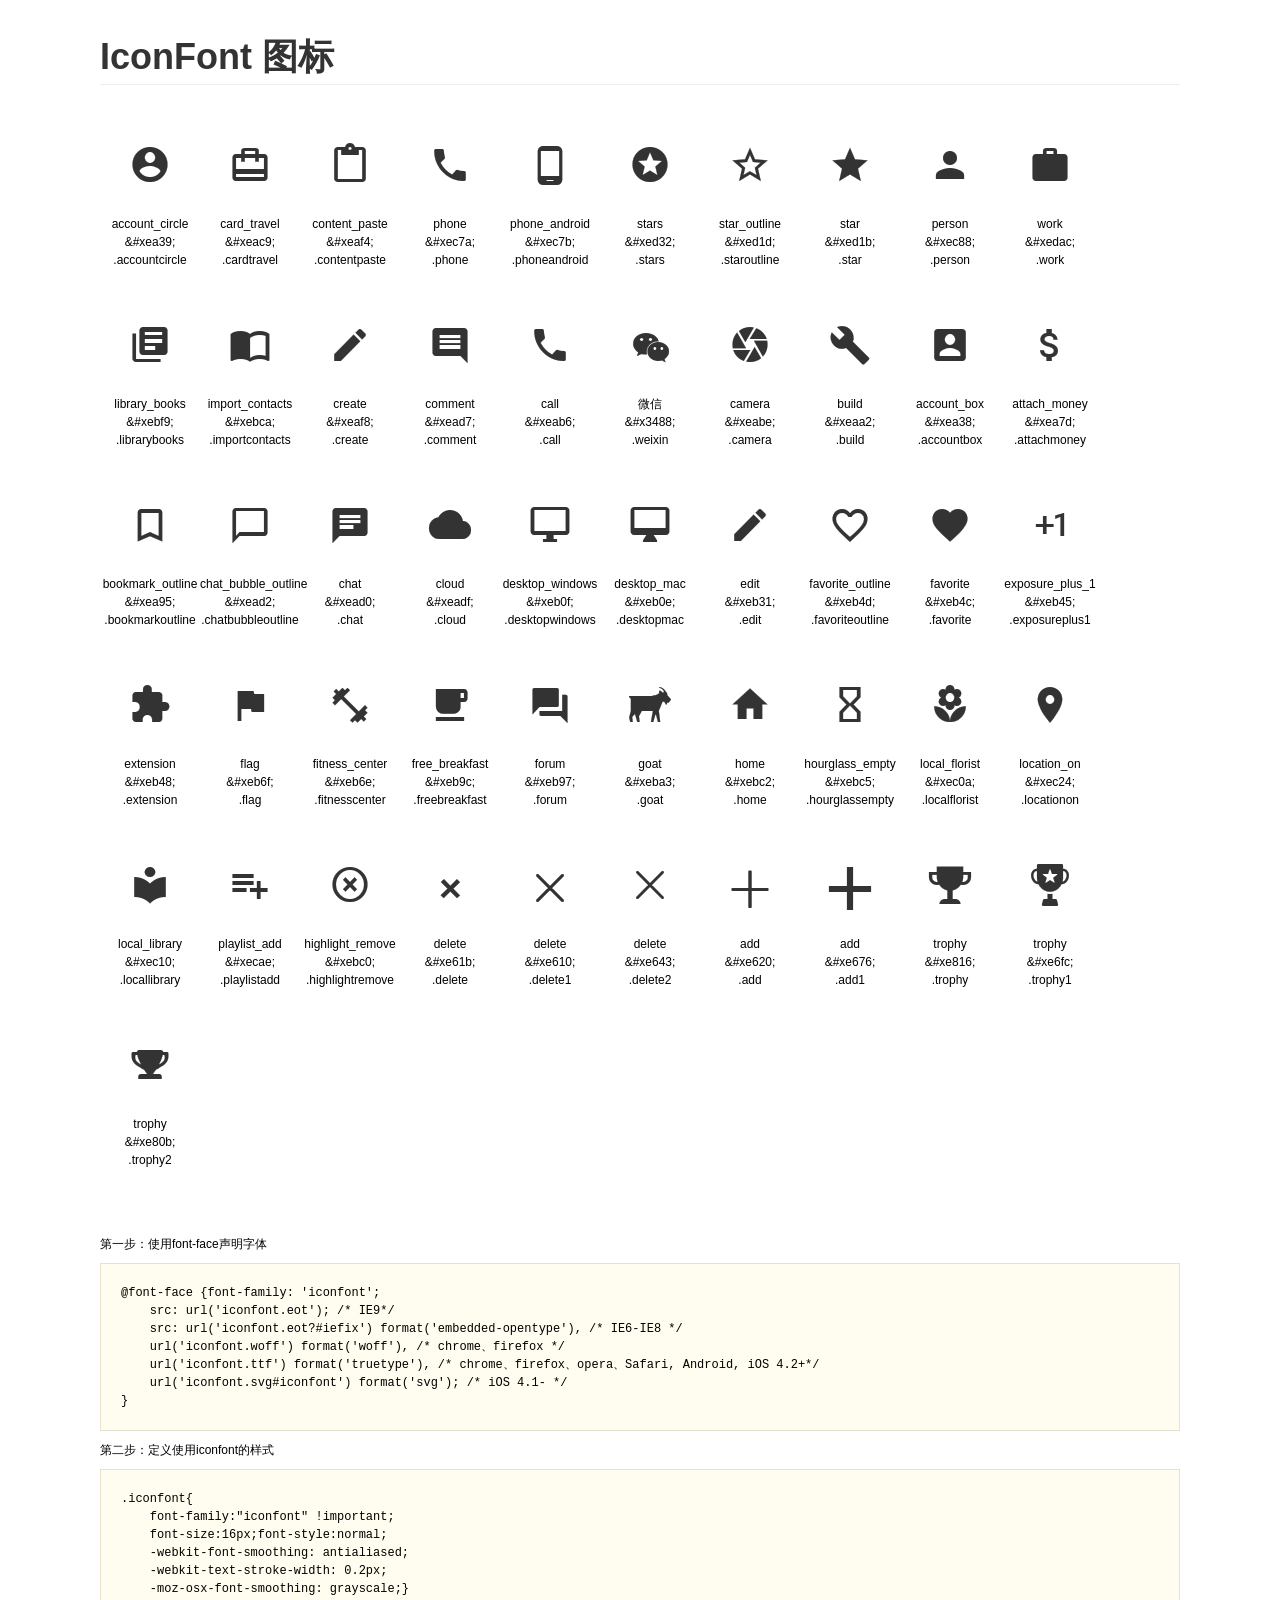
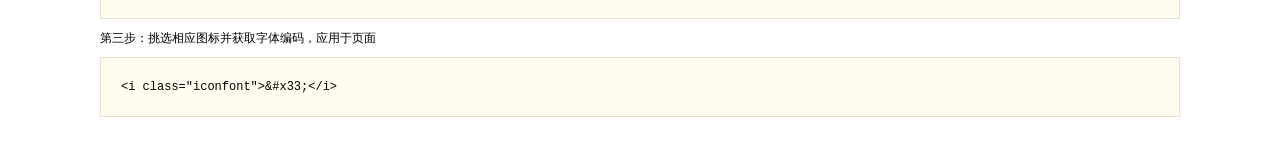
<file: fonts/demo.html>
<!DOCTYPE html>
<html>
<head>
    <meta charset="utf-8"/>
    <title>IconFont</title>
    <link rel="stylesheet" href="demo.css">
    <link rel="stylesheet" href="iconfont.css">
</head>
<body>
    <div class="main">
        <h1>IconFont 图标</h1>
        <ul class="icon_lists clear">
            
                <li>
                <i class="icon iconfont">&#xea39;</i>
                    <div class="name">account_circle</div>
                    <div class="code">&amp;#xea39;</div>
                    <div class="fontclass">.accountcircle</div>
                </li>
            
                <li>
                <i class="icon iconfont">&#xeac9;</i>
                    <div class="name">card_travel</div>
                    <div class="code">&amp;#xeac9;</div>
                    <div class="fontclass">.cardtravel</div>
                </li>
            
                <li>
                <i class="icon iconfont">&#xeaf4;</i>
                    <div class="name">content_paste</div>
                    <div class="code">&amp;#xeaf4;</div>
                    <div class="fontclass">.contentpaste</div>
                </li>
            
                <li>
                <i class="icon iconfont">&#xec7a;</i>
                    <div class="name">phone</div>
                    <div class="code">&amp;#xec7a;</div>
                    <div class="fontclass">.phone</div>
                </li>
            
                <li>
                <i class="icon iconfont">&#xec7b;</i>
                    <div class="name">phone_android</div>
                    <div class="code">&amp;#xec7b;</div>
                    <div class="fontclass">.phoneandroid</div>
                </li>
            
                <li>
                <i class="icon iconfont">&#xed32;</i>
                    <div class="name">stars</div>
                    <div class="code">&amp;#xed32;</div>
                    <div class="fontclass">.stars</div>
                </li>
            
                <li>
                <i class="icon iconfont">&#xed1d;</i>
                    <div class="name">star_outline</div>
                    <div class="code">&amp;#xed1d;</div>
                    <div class="fontclass">.staroutline</div>
                </li>
            
                <li>
                <i class="icon iconfont">&#xed1b;</i>
                    <div class="name">star</div>
                    <div class="code">&amp;#xed1b;</div>
                    <div class="fontclass">.star</div>
                </li>
            
                <li>
                <i class="icon iconfont">&#xec88;</i>
                    <div class="name">person</div>
                    <div class="code">&amp;#xec88;</div>
                    <div class="fontclass">.person</div>
                </li>
            
                <li>
                <i class="icon iconfont">&#xedac;</i>
                    <div class="name">work</div>
                    <div class="code">&amp;#xedac;</div>
                    <div class="fontclass">.work</div>
                </li>
            
                <li>
                <i class="icon iconfont">&#xebf9;</i>
                    <div class="name">library_books</div>
                    <div class="code">&amp;#xebf9;</div>
                    <div class="fontclass">.librarybooks</div>
                </li>
            
                <li>
                <i class="icon iconfont">&#xebca;</i>
                    <div class="name">import_contacts</div>
                    <div class="code">&amp;#xebca;</div>
                    <div class="fontclass">.importcontacts</div>
                </li>
            
                <li>
                <i class="icon iconfont">&#xeaf8;</i>
                    <div class="name">create</div>
                    <div class="code">&amp;#xeaf8;</div>
                    <div class="fontclass">.create</div>
                </li>
            
                <li>
                <i class="icon iconfont">&#xead7;</i>
                    <div class="name">comment</div>
                    <div class="code">&amp;#xead7;</div>
                    <div class="fontclass">.comment</div>
                </li>
            
                <li>
                <i class="icon iconfont">&#xeab6;</i>
                    <div class="name">call</div>
                    <div class="code">&amp;#xeab6;</div>
                    <div class="fontclass">.call</div>
                </li>
            
                <li>
                <i class="icon iconfont">&#x3488;</i>
                    <div class="name">微信</div>
                    <div class="code">&amp;#x3488;</div>
                    <div class="fontclass">.weixin</div>
                </li>
            
                <li>
                <i class="icon iconfont">&#xeabe;</i>
                    <div class="name">camera</div>
                    <div class="code">&amp;#xeabe;</div>
                    <div class="fontclass">.camera</div>
                </li>
            
                <li>
                <i class="icon iconfont">&#xeaa2;</i>
                    <div class="name">build</div>
                    <div class="code">&amp;#xeaa2;</div>
                    <div class="fontclass">.build</div>
                </li>
            
                <li>
                <i class="icon iconfont">&#xea38;</i>
                    <div class="name">account_box</div>
                    <div class="code">&amp;#xea38;</div>
                    <div class="fontclass">.accountbox</div>
                </li>
            
                <li>
                <i class="icon iconfont">&#xea7d;</i>
                    <div class="name">attach_money</div>
                    <div class="code">&amp;#xea7d;</div>
                    <div class="fontclass">.attachmoney</div>
                </li>
            
                <li>
                <i class="icon iconfont">&#xea95;</i>
                    <div class="name">bookmark_outline</div>
                    <div class="code">&amp;#xea95;</div>
                    <div class="fontclass">.bookmarkoutline</div>
                </li>
            
                <li>
                <i class="icon iconfont">&#xead2;</i>
                    <div class="name">chat_bubble_outline</div>
                    <div class="code">&amp;#xead2;</div>
                    <div class="fontclass">.chatbubbleoutline</div>
                </li>
            
                <li>
                <i class="icon iconfont">&#xead0;</i>
                    <div class="name">chat</div>
                    <div class="code">&amp;#xead0;</div>
                    <div class="fontclass">.chat</div>
                </li>
            
                <li>
                <i class="icon iconfont">&#xeadf;</i>
                    <div class="name">cloud</div>
                    <div class="code">&amp;#xeadf;</div>
                    <div class="fontclass">.cloud</div>
                </li>
            
                <li>
                <i class="icon iconfont">&#xeb0f;</i>
                    <div class="name">desktop_windows</div>
                    <div class="code">&amp;#xeb0f;</div>
                    <div class="fontclass">.desktopwindows</div>
                </li>
            
                <li>
                <i class="icon iconfont">&#xeb0e;</i>
                    <div class="name">desktop_mac</div>
                    <div class="code">&amp;#xeb0e;</div>
                    <div class="fontclass">.desktopmac</div>
                </li>
            
                <li>
                <i class="icon iconfont">&#xeb31;</i>
                    <div class="name">edit</div>
                    <div class="code">&amp;#xeb31;</div>
                    <div class="fontclass">.edit</div>
                </li>
            
                <li>
                <i class="icon iconfont">&#xeb4d;</i>
                    <div class="name">favorite_outline</div>
                    <div class="code">&amp;#xeb4d;</div>
                    <div class="fontclass">.favoriteoutline</div>
                </li>
            
                <li>
                <i class="icon iconfont">&#xeb4c;</i>
                    <div class="name">favorite</div>
                    <div class="code">&amp;#xeb4c;</div>
                    <div class="fontclass">.favorite</div>
                </li>
            
                <li>
                <i class="icon iconfont">&#xeb45;</i>
                    <div class="name">exposure_plus_1</div>
                    <div class="code">&amp;#xeb45;</div>
                    <div class="fontclass">.exposureplus1</div>
                </li>
            
                <li>
                <i class="icon iconfont">&#xeb48;</i>
                    <div class="name">extension</div>
                    <div class="code">&amp;#xeb48;</div>
                    <div class="fontclass">.extension</div>
                </li>
            
                <li>
                <i class="icon iconfont">&#xeb6f;</i>
                    <div class="name">flag</div>
                    <div class="code">&amp;#xeb6f;</div>
                    <div class="fontclass">.flag</div>
                </li>
            
                <li>
                <i class="icon iconfont">&#xeb6e;</i>
                    <div class="name">fitness_center</div>
                    <div class="code">&amp;#xeb6e;</div>
                    <div class="fontclass">.fitnesscenter</div>
                </li>
            
                <li>
                <i class="icon iconfont">&#xeb9c;</i>
                    <div class="name">free_breakfast</div>
                    <div class="code">&amp;#xeb9c;</div>
                    <div class="fontclass">.freebreakfast</div>
                </li>
            
                <li>
                <i class="icon iconfont">&#xeb97;</i>
                    <div class="name">forum</div>
                    <div class="code">&amp;#xeb97;</div>
                    <div class="fontclass">.forum</div>
                </li>
            
                <li>
                <i class="icon iconfont">&#xeba3;</i>
                    <div class="name">goat</div>
                    <div class="code">&amp;#xeba3;</div>
                    <div class="fontclass">.goat</div>
                </li>
            
                <li>
                <i class="icon iconfont">&#xebc2;</i>
                    <div class="name">home</div>
                    <div class="code">&amp;#xebc2;</div>
                    <div class="fontclass">.home</div>
                </li>
            
                <li>
                <i class="icon iconfont">&#xebc5;</i>
                    <div class="name">hourglass_empty</div>
                    <div class="code">&amp;#xebc5;</div>
                    <div class="fontclass">.hourglassempty</div>
                </li>
            
                <li>
                <i class="icon iconfont">&#xec0a;</i>
                    <div class="name">local_florist</div>
                    <div class="code">&amp;#xec0a;</div>
                    <div class="fontclass">.localflorist</div>
                </li>
            
                <li>
                <i class="icon iconfont">&#xec24;</i>
                    <div class="name">location_on</div>
                    <div class="code">&amp;#xec24;</div>
                    <div class="fontclass">.locationon</div>
                </li>
            
                <li>
                <i class="icon iconfont">&#xec10;</i>
                    <div class="name">local_library</div>
                    <div class="code">&amp;#xec10;</div>
                    <div class="fontclass">.locallibrary</div>
                </li>
            
                <li>
                <i class="icon iconfont">&#xecae;</i>
                    <div class="name">playlist_add</div>
                    <div class="code">&amp;#xecae;</div>
                    <div class="fontclass">.playlistadd</div>
                </li>
            
                <li>
                <i class="icon iconfont">&#xebc0;</i>
                    <div class="name">highlight_remove</div>
                    <div class="code">&amp;#xebc0;</div>
                    <div class="fontclass">.highlightremove</div>
                </li>
            
                <li>
                <i class="icon iconfont">&#xe61b;</i>
                    <div class="name">delete</div>
                    <div class="code">&amp;#xe61b;</div>
                    <div class="fontclass">.delete</div>
                </li>
            
                <li>
                <i class="icon iconfont">&#xe610;</i>
                    <div class="name">delete</div>
                    <div class="code">&amp;#xe610;</div>
                    <div class="fontclass">.delete1</div>
                </li>
            
                <li>
                <i class="icon iconfont">&#xe643;</i>
                    <div class="name">delete</div>
                    <div class="code">&amp;#xe643;</div>
                    <div class="fontclass">.delete2</div>
                </li>
            
                <li>
                <i class="icon iconfont">&#xe620;</i>
                    <div class="name">add</div>
                    <div class="code">&amp;#xe620;</div>
                    <div class="fontclass">.add</div>
                </li>
            
                <li>
                <i class="icon iconfont">&#xe676;</i>
                    <div class="name">add</div>
                    <div class="code">&amp;#xe676;</div>
                    <div class="fontclass">.add1</div>
                </li>
            
                <li>
                <i class="icon iconfont">&#xe816;</i>
                    <div class="name">trophy</div>
                    <div class="code">&amp;#xe816;</div>
                    <div class="fontclass">.trophy</div>
                </li>
            
                <li>
                <i class="icon iconfont">&#xe6fc;</i>
                    <div class="name">trophy</div>
                    <div class="code">&amp;#xe6fc;</div>
                    <div class="fontclass">.trophy1</div>
                </li>
            
                <li>
                <i class="icon iconfont">&#xe80b;</i>
                    <div class="name">trophy</div>
                    <div class="code">&amp;#xe80b;</div>
                    <div class="fontclass">.trophy2</div>
                </li>
            
        </ul>


        <div class="helps">
            第一步：使用font-face声明字体
            <pre>
@font-face {font-family: 'iconfont';
    src: url('iconfont.eot'); /* IE9*/
    src: url('iconfont.eot?#iefix') format('embedded-opentype'), /* IE6-IE8 */
    url('iconfont.woff') format('woff'), /* chrome、firefox */
    url('iconfont.ttf') format('truetype'), /* chrome、firefox、opera、Safari, Android, iOS 4.2+*/
    url('iconfont.svg#iconfont') format('svg'); /* iOS 4.1- */
}
</pre>
第二步：定义使用iconfont的样式
            <pre>
.iconfont{
    font-family:"iconfont" !important;
    font-size:16px;font-style:normal;
    -webkit-font-smoothing: antialiased;
    -webkit-text-stroke-width: 0.2px;
    -moz-osx-font-smoothing: grayscale;}
</pre>
第三步：挑选相应图标并获取字体编码，应用于页面
<pre>
&lt;i class="iconfont"&gt;&amp;#x33;&lt;/i&gt;
</pre>
        </div>

    </div>
</body>
</html>
</file>
<file: fonts/demo.css>
*{margin: 0;padding: 0;list-style: none;}
/*
KISSY CSS Reset
理念：1. reset 的目的不是清除浏览器的默认样式，这仅是部分工作。清除和重置是紧密不可分的。
2. reset 的目的不是让默认样式在所有浏览器下一致，而是减少默认样式有可能带来的问题。
3. reset 期望提供一套普适通用的基础样式。但没有银弹，推荐根据具体需求，裁剪和修改后再使用。
特色：1. 适应中文；2. 基于最新主流浏览器。
维护：玉伯<lifesinger@gmail.com>, 正淳<ragecarrier@gmail.com>
 */

/** 清除内外边距 **/
body, h1, h2, h3, h4, h5, h6, hr, p, blockquote, /* structural elements 结构元素 */
dl, dt, dd, ul, ol, li, /* list elements 列表元素 */
pre, /* text formatting elements 文本格式元素 */
form, fieldset, legend, button, input, textarea, /* form elements 表单元素 */
th, td /* table elements 表格元素 */ {
  margin: 0;
  padding: 0;
}

/** 设置默认字体 **/
body,
button, input, select, textarea /* for ie */ {
  font: 12px/1.5 tahoma, arial, \5b8b\4f53, sans-serif;
}
h1, h2, h3, h4, h5, h6 { font-size: 100%; }
address, cite, dfn, em, var { font-style: normal; } /* 将斜体扶正 */
code, kbd, pre, samp { font-family: courier new, courier, monospace; } /* 统一等宽字体 */
small { font-size: 12px; } /* 小于 12px 的中文很难阅读，让 small 正常化 */

/** 重置列表元素 **/
ul, ol { list-style: none; }

/** 重置文本格式元素 **/
a { text-decoration: none; }
a:hover { text-decoration: underline; }


/** 重置表单元素 **/
legend { color: #000; } /* for ie6 */
fieldset, img { border: 0; } /* img 搭车：让链接里的 img 无边框 */
button, input, select, textarea { font-size: 100%; } /* 使得表单元素在 ie 下能继承字体大小 */
/* 注：optgroup 无法扶正 */

/** 重置表格元素 **/
table { border-collapse: collapse; border-spacing: 0; }

/* 清除浮动 */
.ks-clear:after, .clear:after {
  content: '\20';
  display: block;
  height: 0;
  clear: both;
}
.ks-clear, .clear {
  *zoom: 1;
}

.main {padding: 30px 100px;}
.main h1{font-size:36px; color:#333; text-align:left;margin-bottom:30px; border-bottom: 1px solid #eee;}

.helps{margin-top:40px;}
.helps pre{
  padding:20px;
  margin:10px 0;
  border:solid 1px #e7e1cd;
  background-color: #fffdef;
  overflow: auto;
}

.icon_lists li{
  float:left;
  width: 100px;
  height:180px;
  text-align: center;
}
.icon_lists .icon{
  font-size: 42px;
  line-height: 100px;
  margin: 10px 0;
  color:#333;
  -webkit-transition: font-size 0.25s ease-out 0s;
  -moz-transition: font-size 0.25s ease-out 0s;
  transition: font-size 0.25s ease-out 0s;

}
.icon_lists .icon:hover{
  font-size: 100px;
}
</file>
<file: fonts/iconfont.css>
@font-face {font-family: "iconfont";
  src: url('iconfont.eot?t=1472035662'); /* IE9*/
  src: url('iconfont.eot?t=1472035662#iefix') format('embedded-opentype'), /* IE6-IE8 */
  url('iconfont.woff?t=1472035662') format('woff'), /* chrome, firefox */
  url('iconfont.ttf?t=1472035662') format('truetype'), /* chrome, firefox, opera, Safari, Android, iOS 4.2+*/
  url('iconfont.svg?t=1472035662#iconfont') format('svg'); /* iOS 4.1- */
}

.iconfont {
  font-family:"iconfont" !important;
  font-size:16px;
  font-style:normal;
  -webkit-font-smoothing: antialiased;
  -webkit-text-stroke-width: 0.2px;
  -moz-osx-font-smoothing: grayscale;
}
.icon-accountcircle:before { content: "\ea39"; }
.icon-cardtravel:before { content: "\eac9"; }
.icon-contentpaste:before { content: "\eaf4"; }
.icon-phone:before { content: "\ec7a"; }
.icon-phoneandroid:before { content: "\ec7b"; }
.icon-stars:before { content: "\ed32"; }
.icon-staroutline:before { content: "\ed1d"; }
.icon-star:before { content: "\ed1b"; }
.icon-person:before { content: "\ec88"; }
.icon-work:before { content: "\edac"; }
.icon-librarybooks:before { content: "\ebf9"; }
.icon-importcontacts:before { content: "\ebca"; }
.icon-create:before { content: "\eaf8"; }
.icon-comment:before { content: "\ead7"; }
.icon-call:before { content: "\eab6"; }
.icon-weixin:before { content: "\3488"; }
.icon-camera:before { content: "\eabe"; }
.icon-build:before { content: "\eaa2"; }
.icon-accountbox:before { content: "\ea38"; }
.icon-attachmoney:before { content: "\ea7d"; }
.icon-bookmarkoutline:before { content: "\ea95"; }
.icon-chatbubbleoutline:before { content: "\ead2"; }
.icon-chat:before { content: "\ead0"; }
.icon-cloud:before { content: "\eadf"; }
.icon-desktopwindows:before { content: "\eb0f"; }
.icon-desktopmac:before { content: "\eb0e"; }
.icon-edit:before { content: "\eb31"; }
.icon-favoriteoutline:before { content: "\eb4d"; }
.icon-favorite:before { content: "\eb4c"; }
.icon-exposureplus1:before { content: "\eb45"; }
.icon-extension:before { content: "\eb48"; }
.icon-flag:before { content: "\eb6f"; }
.icon-fitnesscenter:before { content: "\eb6e"; }
.icon-freebreakfast:before { content: "\eb9c"; }
.icon-forum:before { content: "\eb97"; }
.icon-goat:before { content: "\eba3"; }
.icon-home:before { content: "\ebc2"; }
.icon-hourglassempty:before { content: "\ebc5"; }
.icon-localflorist:before { content: "\ec0a"; }
.icon-locationon:before { content: "\ec24"; }
.icon-locallibrary:before { content: "\ec10"; }
.icon-playlistadd:before { content: "\ecae"; }
.icon-highlightremove:before { content: "\ebc0"; }
.icon-delete:before { content: "\e61b"; }
.icon-delete1:before { content: "\e610"; }
.icon-delete2:before { content: "\e643"; }
.icon-add:before { content: "\e620"; }
.icon-add1:before { content: "\e676"; }
.icon-trophy:before { content: "\e816"; }
.icon-trophy1:before { content: "\e6fc"; }
.icon-trophy2:before { content: "\e80b"; }
</file>
